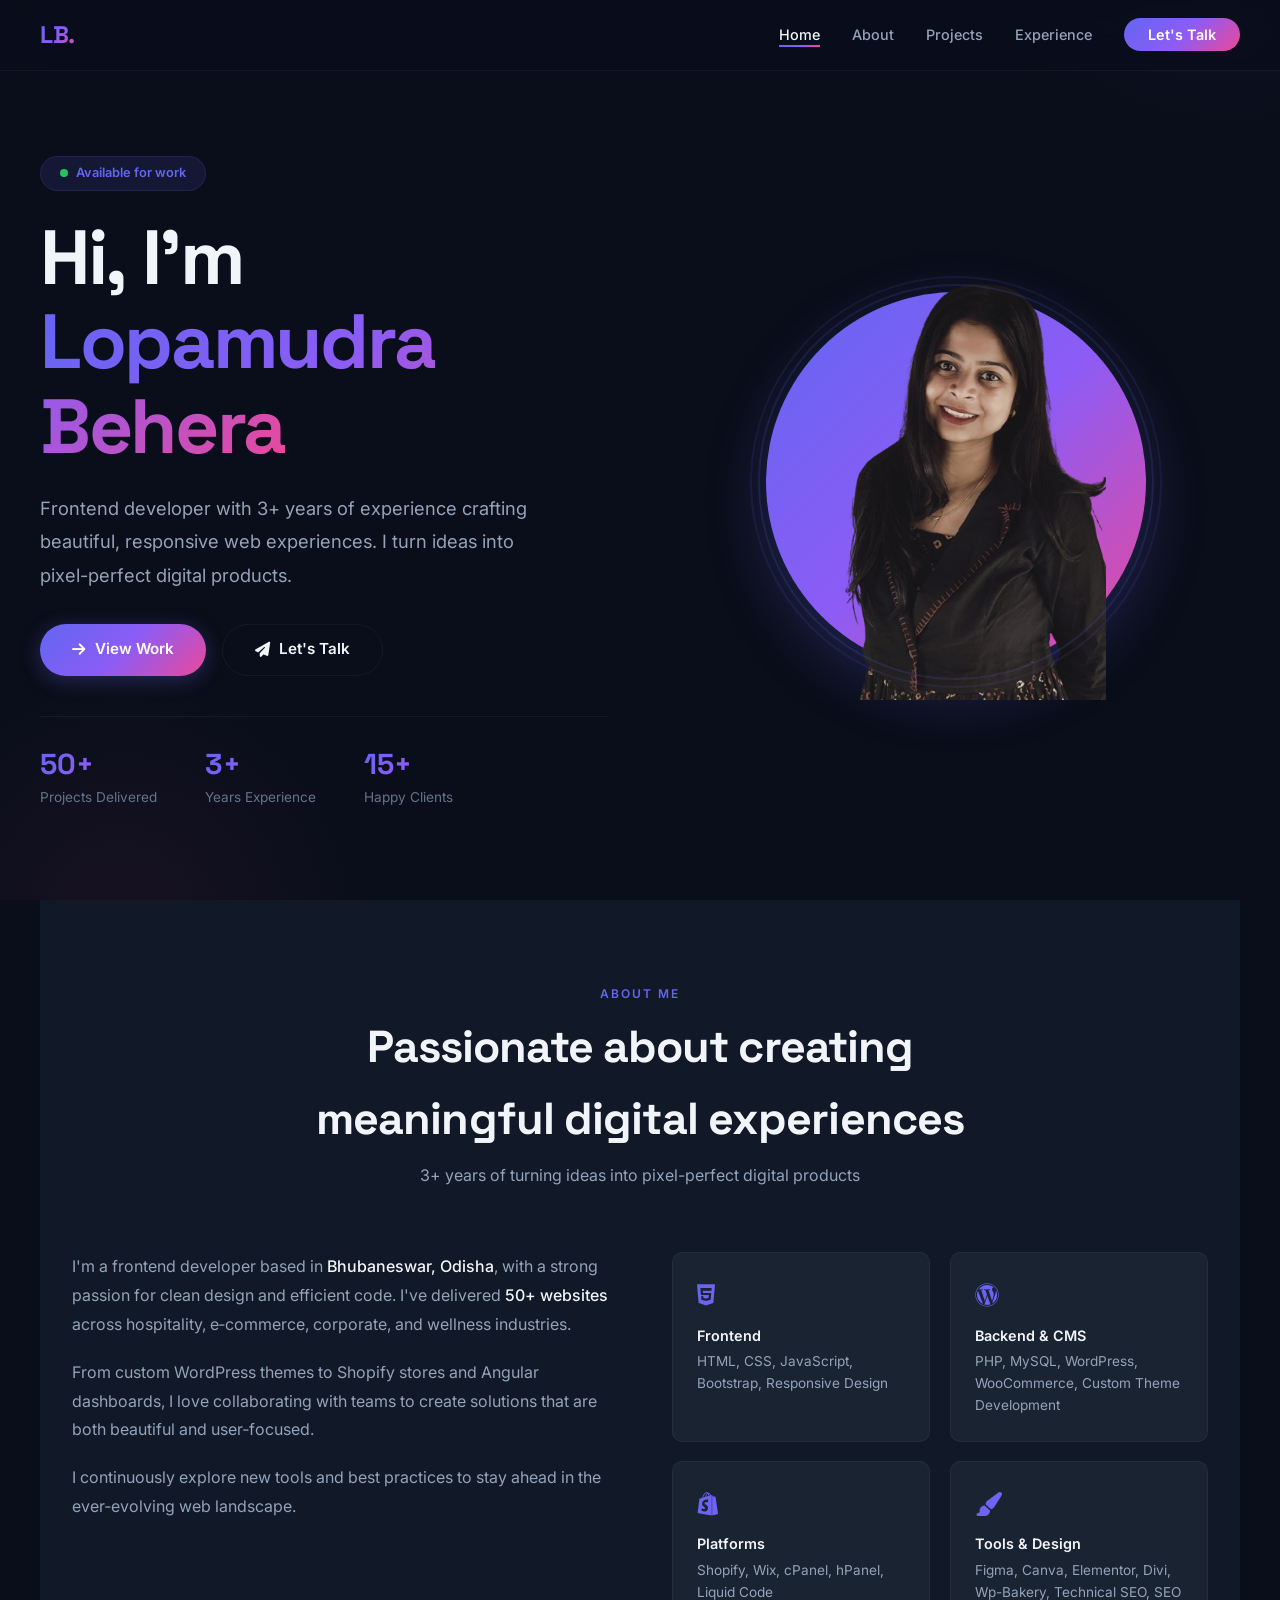
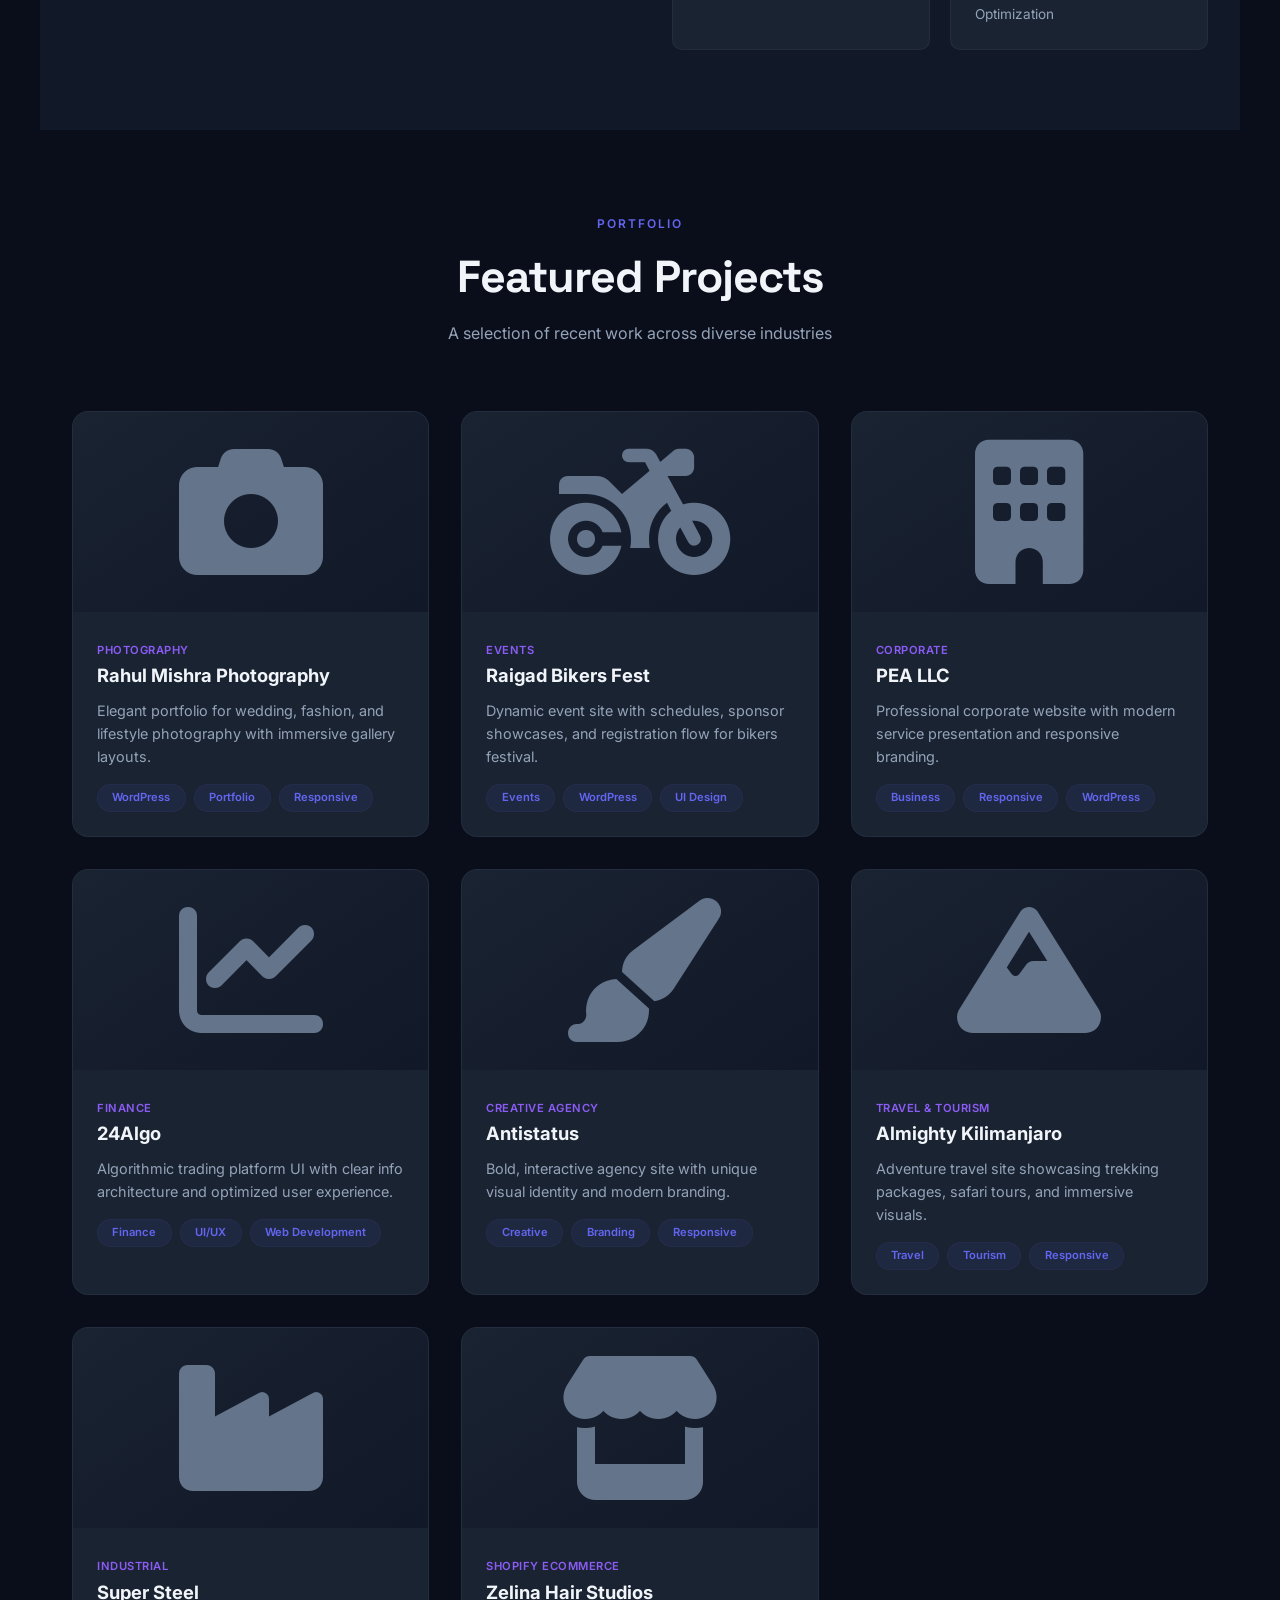
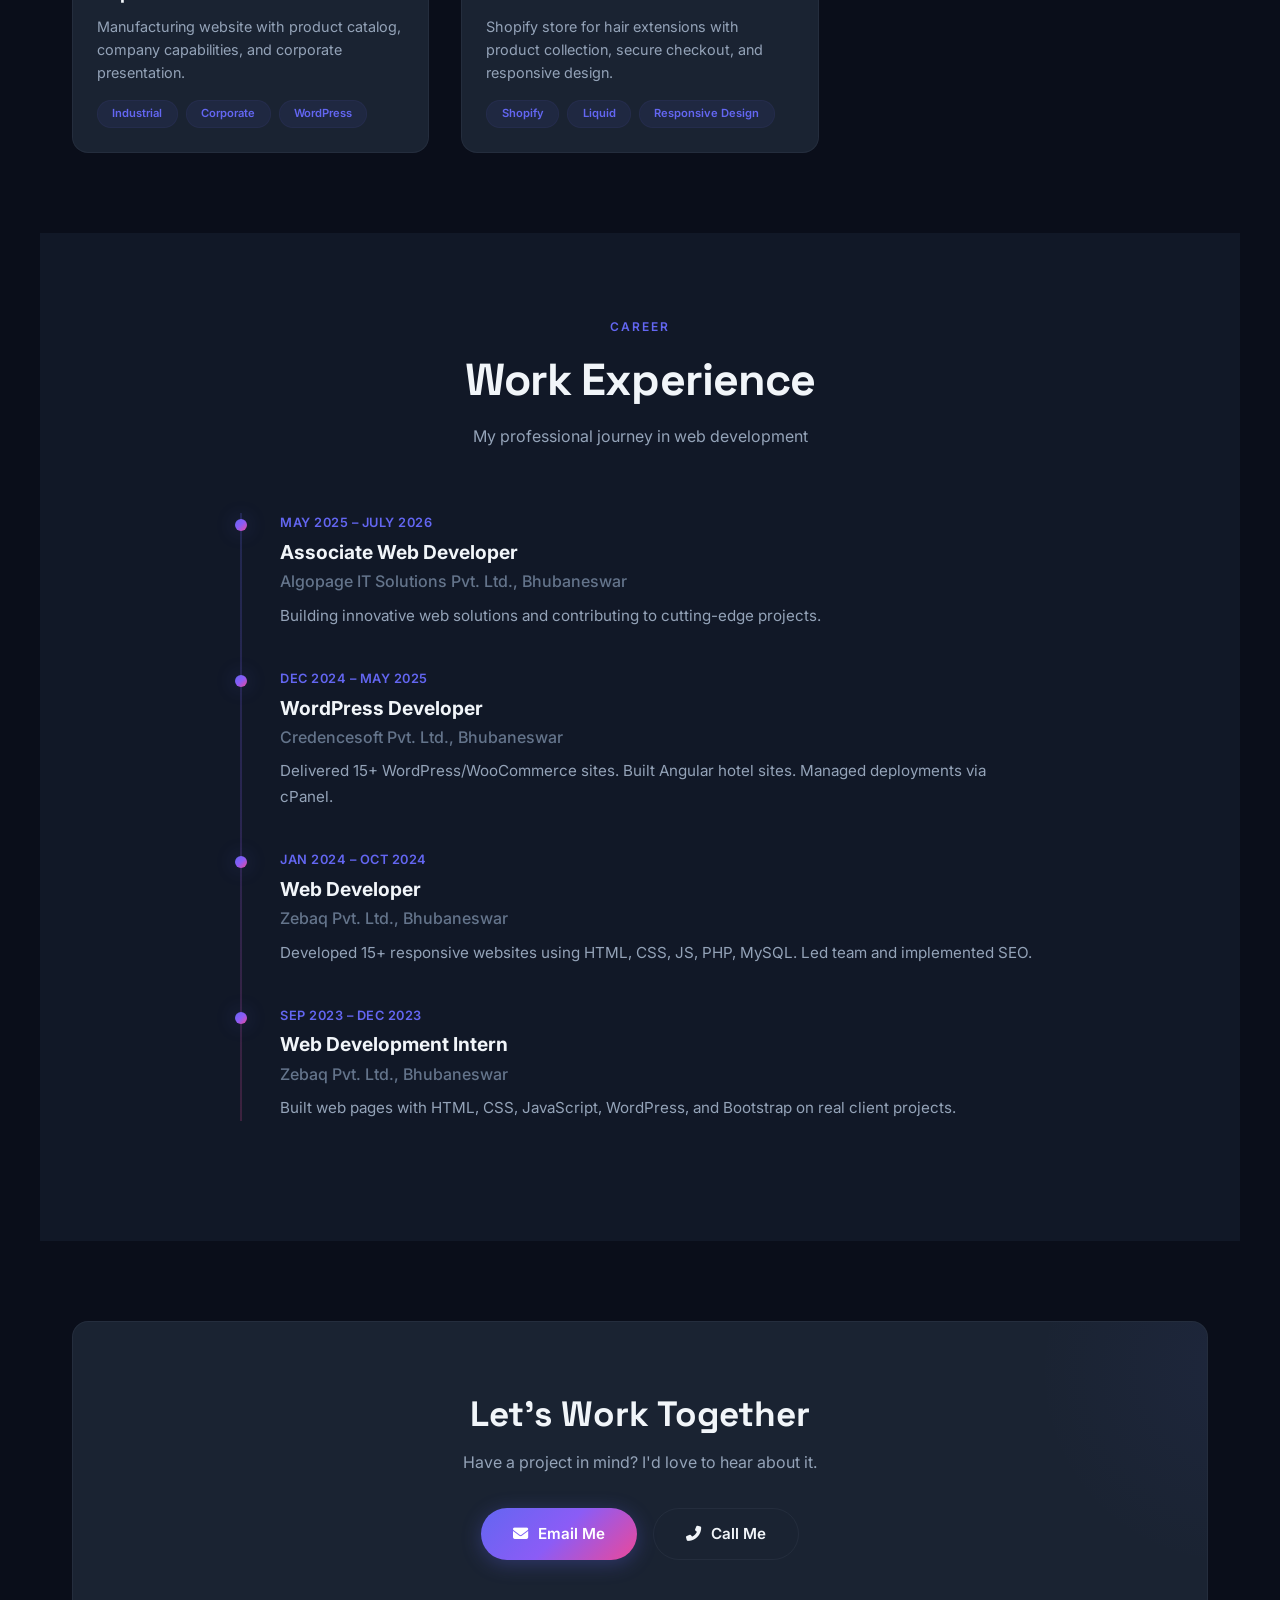
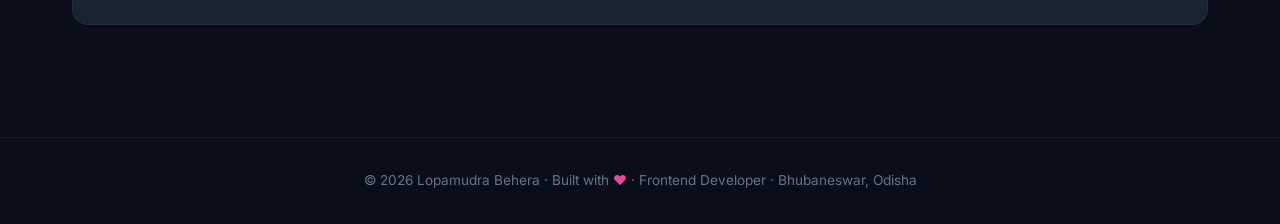
<file: index.html>
<!DOCTYPE html>
<html lang="en">
<head>
    <meta charset="UTF-8" />
    <meta name="viewport" content="width=device-width, initial-scale=1.0" />
    <title>Lopamudra Behera · Frontend Developer</title>
    <!-- Google Fonts -->
    <link rel="preconnect" href="https://fonts.googleapis.com" />
    <link rel="preconnect" href="https://fonts.gstatic.com" crossorigin />
    <link href="https://fonts.googleapis.com/css2?family=Inter:wght@300;400;500;600;700;800;900&family=Space+Grotesk:wght@400;500;600;700&display=swap" rel="stylesheet" />
    <!-- Font Awesome 6 -->
    <link rel="stylesheet" href="https://cdnjs.cloudflare.com/ajax/libs/font-awesome/6.4.0/css/all.min.css" />
    <!-- AOS CSS -->
    <link href="https://unpkg.com/aos@2.3.1/dist/aos.css" rel="stylesheet" />
    <style>
        /* ===== RESET & VARIABLES ===== */
        * {
            margin: 0;
            padding: 0;
            box-sizing: border-box;
        }

        :root {
            --bg-primary: #0a0e1a;
            --bg-secondary: #111827;
            --bg-card: #1a2332;
            --bg-card-hover: #1f2a3d;
            --text-primary: #f1f5f9;
            --text-secondary: #94a3b8;
            --text-muted: #64748b;
            --accent-1: #6366f1;
            --accent-2: #8b5cf6;
            --accent-3: #ec4899;
            --accent-gradient: linear-gradient(135deg, #6366f1 0%, #8b5cf6 50%, #ec4899 100%);
            --border-color: rgba(148, 163, 184, 0.08);
            --shadow-card: 0 8px 32px rgba(0, 0, 0, 0.3);
            --shadow-hover: 0 16px 48px rgba(99, 102, 241, 0.15);
            --radius-card: 16px;
            --radius-sm: 10px;
            --transition: 0.4s cubic-bezier(0.25, 0.46, 0.45, 0.94);
        }

        html {
            scroll-behavior: smooth;
            scroll-padding-top: 80px;
        }

        body {
            font-family: 'Inter', -apple-system, BlinkMacSystemFont, sans-serif;
            background: var(--bg-primary);
            color: var(--text-primary);
            line-height: 1.6;
            -webkit-font-smoothing: antialiased;
            overflow-x: hidden;
        }

        /* ===== SCROLLBAR ===== */
        ::-webkit-scrollbar {
            width: 8px;
        }
        ::-webkit-scrollbar-track {
            background: var(--bg-primary);
        }
        ::-webkit-scrollbar-thumb {
            background: var(--accent-gradient);
            border-radius: 10px;
        }

        /* ===== NAVIGATION ===== */
        .navbar {
            position: fixed;
            top: 0;
            left: 0;
            right: 0;
            z-index: 1000;
            padding: 1rem 2rem;
            background: rgba(10, 14, 26, 0.85);
            backdrop-filter: blur(20px) saturate(180%);
            -webkit-backdrop-filter: blur(20px) saturate(180%);
            border-bottom: 1px solid var(--border-color);
            transition: var(--transition);
        }

        .navbar.scrolled {
            padding: 0.6rem 2rem;
            background: rgba(10, 14, 26, 0.95);
        }

        .nav-container {
            max-width: 1200px;
            margin: 0 auto;
            display: flex;
            justify-content: space-between;
            align-items: center;
        }

        .nav-logo {
            font-family: 'Space Grotesk', sans-serif;
            font-size: 1.5rem;
            font-weight: 700;
            background: var(--accent-gradient);
            -webkit-background-clip: text;
            -webkit-text-fill-color: transparent;
            background-clip: text;
            text-decoration: none;
            letter-spacing: -0.02em;
        }

        .nav-links {
            display: flex;
            gap: 2rem;
            list-style: none;
            align-items: center;
        }

        .nav-links a {
            color: var(--text-secondary);
            text-decoration: none;
            font-weight: 500;
            font-size: 0.9rem;
            transition: var(--transition);
            position: relative;
        }

        .nav-links a::after {
            content: '';
            position: absolute;
            bottom: -4px;
            left: 0;
            width: 0;
            height: 2px;
            background: var(--accent-gradient);
            transition: var(--transition);
        }

        .nav-links a:hover,
        .nav-links a.active {
            color: var(--text-primary);
        }

        .nav-links a:hover::after,
        .nav-links a.active::after {
            width: 100%;
        }

        .nav-cta {
            background: var(--accent-gradient);
            color: white !important;
            padding: 0.5rem 1.5rem;
            border-radius: 50px;
            font-weight: 600 !important;
        }

        .nav-cta::after {
            display: none !important;
        }

        .nav-cta:hover {
            transform: scale(1.05);
            box-shadow: 0 4px 20px rgba(99, 102, 241, 0.3);
        }

        .hamburger {
            display: none;
            flex-direction: column;
            gap: 5px;
            cursor: pointer;
            background: none;
            border: none;
            padding: 5px;
        }

        .hamburger span {
            width: 25px;
            height: 2px;
            background: var(--text-primary);
            transition: var(--transition);
            border-radius: 2px;
        }

        .hamburger.active span:nth-child(1) {
            transform: rotate(45deg) translate(5px, 5px);
        }
        .hamburger.active span:nth-child(2) {
            opacity: 0;
        }
        .hamburger.active span:nth-child(3) {
            transform: rotate(-45deg) translate(5px, -5px);
        }

        /* ===== HERO ===== */
        .hero {
            min-height: 100vh;
            display: flex;
            align-items: center;
            padding: 8rem 2rem 4rem;
            position: relative;
            overflow: hidden;
        }

        .hero::before {
            content: '';
            position: absolute;
            top: -50%;
            right: -20%;
            width: 600px;
            height: 600px;
            background: radial-gradient(circle, rgba(99, 102, 241, 0.08), transparent 70%);
            border-radius: 50%;
            pointer-events: none;
        }

        .hero::after {
            content: '';
            position: absolute;
            bottom: -30%;
            left: -10%;
            width: 500px;
            height: 500px;
            background: radial-gradient(circle, rgba(236, 72, 153, 0.06), transparent 70%);
            border-radius: 50%;
            pointer-events: none;
        }

        .hero-container {
            max-width: 1200px;
            margin: 0 auto;
            display: grid;
            grid-template-columns: 1fr 1fr;
            gap: 4rem;
            align-items: center;
            position: relative;
            z-index: 1;
            width: 100%;
        }

        .hero-content {
            display: flex;
            flex-direction: column;
            gap: 1.5rem;
        }

        .hero-badge {
            display: inline-flex;
            align-items: center;
            gap: 0.5rem;
            background: rgba(99, 102, 241, 0.12);
            color: var(--accent-1);
            padding: 0.4rem 1.2rem;
            border-radius: 50px;
            font-size: 0.8rem;
            font-weight: 600;
            width: fit-content;
            border: 1px solid rgba(99, 102, 241, 0.15);
            animation: pulse-badge 2s ease-in-out infinite;
        }

        @keyframes pulse-badge {
            0%,
            100% {
                box-shadow: 0 0 0 0 rgba(99, 102, 241, 0.2);
            }
            50% {
                box-shadow: 0 0 0 8px rgba(99, 102, 241, 0);
            }
        }

        .hero-badge .dot {
            width: 8px;
            height: 8px;
            border-radius: 50%;
            background: #22c55e;
            animation: pulse-dot 1.5s ease-in-out infinite;
        }

        @keyframes pulse-dot {
            0%,
            100% {
                opacity: 1;
                transform: scale(1);
            }
            50% {
                opacity: 0.5;
                transform: scale(0.8);
            }
        }
        .hero-avatar img {
            height: 435px;
            width: 300px;
            object-fit: cover;
        }
        .hero h1 {
            font-family: 'Space Grotesk', sans-serif;
            font-size: clamp(2.8rem, 6vw, 4.8rem);
            font-weight: 700;
            line-height: 1.1;
            letter-spacing: -0.03em;
        }

        .hero h1 .highlight {
            background: var(--accent-gradient);
            -webkit-background-clip: text;
            -webkit-text-fill-color: transparent;
            background-clip: text;
        }

        .hero p {
            font-size: 1.15rem;
            color: var(--text-secondary);
            max-width: 520px;
            line-height: 1.8;
        }

        .hero-actions {
            display: flex;
            gap: 1rem;
            flex-wrap: wrap;
            margin-top: 0.5rem;
        }

        .btn {
            display: inline-flex;
            align-items: center;
            gap: 0.6rem;
            padding: 0.8rem 2rem;
            border-radius: 50px;
            font-weight: 600;
            font-size: 0.95rem;
            text-decoration: none;
            transition: var(--transition);
            border: none;
            cursor: pointer;
        }

        .btn-primary {
            background: var(--accent-gradient);
            color: white;
            box-shadow: 0 4px 20px rgba(99, 102, 241, 0.3);
        }

        .btn-primary:hover {
            transform: translateY(-3px) scale(1.02);
            box-shadow: 0 8px 30px rgba(99, 102, 241, 0.4);
        }

        .btn-outline {
            background: transparent;
            color: var(--text-primary);
            border: 1px solid var(--border-color);
        }

        .btn-outline:hover {
            border-color: var(--accent-1);
            color: var(--accent-1);
            transform: translateY(-3px);
            background: rgba(99, 102, 241, 0.05);
        }

        .hero-stats {
            display: flex;
            gap: 3rem;
            margin-top: 1rem;
            padding-top: 1.5rem;
            border-top: 1px solid var(--border-color);
        }

        .hero-stats .stat {
            display: flex;
            flex-direction: column;
        }

        .hero-stats .stat .number {
            font-family: 'Space Grotesk', sans-serif;
            font-size: 1.8rem;
            font-weight: 700;
            background: var(--accent-gradient);
            -webkit-background-clip: text;
            -webkit-text-fill-color: transparent;
            background-clip: text;
        }

        .hero-stats .stat .label {
            font-size: 0.85rem;
            color: var(--text-muted);
        }

        /* Hero Image */
        .hero-visual {
            display: flex;
            justify-content: center;
            align-items: center;
            position: relative;
        }

        .hero-avatar {
            width: 380px;
            height: 380px;
            border-radius: 50%;
            background: var(--accent-gradient);
            display: flex;
            align-items: center;
            justify-content: center;
            font-size: 7rem;
            font-weight: 800;
            color: white;
            box-shadow: 0 20px 60px rgba(99, 102, 241, 0.25);
            position: relative;
            animation: float 6s ease-in-out infinite;
        }

        @keyframes float {
            0%,
            100% {
                transform: translateY(0px);
            }
            50% {
                transform: translateY(-20px);
            }
        }

        .hero-avatar .ring {
            position: absolute;
            inset: -8px;
            border-radius: 50%;
            border: 2px solid rgba(99, 102, 241, 0.15);
            animation: spin-ring 20s linear infinite;
        }

        .hero-avatar .ring:nth-child(2) {
            inset: -16px;
            border-color: rgba(139, 92, 246, 0.1);
            animation-duration: 15s;
            animation-direction: reverse;
        }

        @keyframes spin-ring {
            0% {
                transform: rotate(0deg);
            }
            100% {
                transform: rotate(360deg);
            }
        }

        /* ===== FLOATING BADGES - FIXED ===== */
        .floating-badge {
            position: absolute;
            background: var(--bg-card);
            padding: 0.7rem 1.4rem;
            border-radius: 50px;
            border: 1px solid var(--border-color);
            font-size: 0.85rem;
            font-weight: 500;
            color: var(--text-secondary);
            display: flex;
            align-items: center;
            gap: 0.6rem;
            box-shadow: var(--shadow-card);
            animation: float-badge 4s ease-in-out infinite;
            backdrop-filter: blur(10px);
            white-space: nowrap;
            z-index: 2;
        }

        .floating-badge i {
            font-size: 1rem;
        }

        .floating-badge .badge-icon {
            display: inline-flex;
            align-items: center;
            justify-content: center;
            width: 28px;
            height: 28px;
            border-radius: 50%;
            background: rgba(99, 102, 241, 0.15);
            color: var(--accent-1);
        }

        .floating-badge .badge-icon.pink {
            background: rgba(236, 72, 153, 0.15);
            color: var(--accent-3);
        }

        .floating-badge:nth-child(3) {
            top: 5%;
            right: -5%;
            animation-delay: 0s;
        }

        .floating-badge:nth-child(4) {
            bottom: 10%;
            left: -5%;
            animation-delay: 1.5s;
        }

        @keyframes float-badge {
            0%,
            100% {
                transform: translateY(0px);
            }
            50% {
                transform: translateY(-10px);
            }
        }

        /* ===== SECTION ===== */
        .section {
            padding: 5rem 2rem;
            max-width: 1200px;
            margin: 0 auto;
        }

        .section-header {
            text-align: center;
            margin-bottom: 4rem;
        }

        .section-header .label {
            display: inline-block;
            font-size: 0.75rem;
            font-weight: 600;
            text-transform: uppercase;
            letter-spacing: 2px;
            color: var(--accent-1);
            margin-bottom: 0.5rem;
        }

        .section-header h2 {
            font-family: 'Space Grotesk', sans-serif;
            font-size: clamp(2rem, 4vw, 2.8rem);
            font-weight: 700;
            letter-spacing: -0.02em;
        }

        .section-header p {
            color: var(--text-secondary);
            max-width: 500px;
            margin: 0.5rem auto 0;
        }

        /* ===== ABOUT ===== */
        .about-grid {
            display: grid;
            grid-template-columns: 1fr 1fr;
            gap: 4rem;
            align-items: start;
        }

        .about-text p {
            color: var(--text-secondary);
            margin-bottom: 1.2rem;
            font-size: 1rem;
            line-height: 1.8;
        }

        .about-text .highlight-text {
            color: var(--text-primary);
            font-weight: 500;
        }

        .skill-grid {
            display: grid;
            grid-template-columns: 1fr 1fr;
            gap: 1.2rem;
        }

        .skill-card {
            background: var(--bg-card);
            padding: 1.5rem;
            border-radius: var(--radius-sm);
            border: 1px solid var(--border-color);
            transition: var(--transition);
            cursor: default;
        }

        .skill-card:hover {
            transform: translateY(-4px);
            border-color: var(--accent-1);
            background: var(--bg-card-hover);
            box-shadow: var(--shadow-hover);
        }

        .skill-card .icon {
            font-size: 1.5rem;
            margin-bottom: 0.5rem;
            background: var(--accent-gradient);
            -webkit-background-clip: text;
            -webkit-text-fill-color: transparent;
            background-clip: text;
        }

        .skill-card h4 {
            font-size: 0.9rem;
            font-weight: 600;
            margin-bottom: 0.3rem;
        }

        .skill-card p {
            font-size: 0.85rem;
            color: var(--text-secondary);
        }

        /* ===== PROJECTS ===== */
        .project-grid {
            display: grid;
            grid-template-columns: repeat(auto-fill, minmax(340px, 1fr));
            gap: 2rem;
        }

        .project-card {
            background: var(--bg-card);
            border-radius: var(--radius-card);
            overflow: hidden;
            border: 1px solid var(--border-color);
            transition: var(--transition);
            group: true;
        }

        .project-card:hover {
            transform: translateY(-8px);
            border-color: var(--accent-1);
            box-shadow: var(--shadow-hover);
        }

        .project-thumb {
            height: 200px;
            background: linear-gradient(145deg, #1a2332, #111827);
            display: flex;
            align-items: center;
            justify-content: center;
            font-size: 3rem;
            position: relative;
            overflow: hidden;
        }

        .project-thumb .overlay {
            position: absolute;
            inset: 0;
            background: var(--accent-gradient);
            opacity: 0;
            transition: var(--transition);
            display: flex;
            align-items: center;
            justify-content: center;
        }

        .project-card:hover .overlay {
            opacity: 0.15;
        }

        .project-thumb i {
            color: var(--text-muted);
            transition: var(--transition);
        }

        .project-card:hover .project-thumb i {
            transform: scale(1.1);
            color: var(--text-primary);
        }

        .project-body {
            padding: 1.5rem;
        }

        .project-category {
            font-size: 0.7rem;
            font-weight: 600;
            text-transform: uppercase;
            letter-spacing: 0.5px;
            color: var(--accent-2);
            margin-bottom: 0.3rem;
        }

        .project-title {
            font-size: 1.15rem;
            font-weight: 700;
            margin-bottom: 0.5rem;
        }

        .project-title a {
            color: var(--text-primary);
            text-decoration: none;
            transition: var(--transition);
        }

        .project-title a:hover {
            color: var(--accent-1);
        }

        .project-desc {
            color: var(--text-secondary);
            font-size: 0.9rem;
            line-height: 1.6;
            margin-bottom: 1rem;
        }

        .tech-tags {
            display: flex;
            flex-wrap: wrap;
            gap: 0.5rem;
        }

        .tech-tag {
            background: rgba(99, 102, 241, 0.08);
            color: var(--accent-1);
            font-size: 0.7rem;
            font-weight: 600;
            padding: 0.25rem 0.9rem;
            border-radius: 50px;
            border: 1px solid rgba(99, 102, 241, 0.06);
        }

        /* ===== EXPERIENCE ===== */
        .timeline {
            max-width: 800px;
            margin: 0 auto;
            position: relative;
        }

        .timeline::before {
            content: '';
            position: absolute;
            left: 0;
            top: 0;
            bottom: 0;
            width: 2px;
            background: var(--accent-gradient);
            opacity: 0.2;
        }

        .timeline-item {
            padding-left: 2.5rem;
            position: relative;
            margin-bottom: 2.5rem;
        }

        .timeline-item::before {
            content: '';
            position: absolute;
            left: -5px;
            top: 6px;
            width: 12px;
            height: 12px;
            border-radius: 50%;
            background: var(--accent-gradient);
            box-shadow: 0 0 20px rgba(99, 102, 241, 0.3);
        }

        .timeline-item:hover::before {
            transform: scale(1.3);
            transition: var(--transition);
        }

        .timeline-date {
            font-weight: 600;
            color: var(--accent-1);
            font-size: 0.8rem;
            text-transform: uppercase;
            letter-spacing: 0.5px;
        }

        .timeline-title {
            font-size: 1.2rem;
            font-weight: 700;
            margin: 0.2rem 0 0.1rem;
        }

        .timeline-company {
            color: var(--text-muted);
            font-weight: 500;
            margin-bottom: 0.5rem;
        }

        .timeline-desc {
            color: var(--text-secondary);
            line-height: 1.7;
            font-size: 0.95rem;
        }

        /* ===== CONTACT ===== */
        .contact-section {
            background: var(--bg-card);
            border-radius: var(--radius-card);
            padding: 4rem 3rem;
            border: 1px solid var(--border-color);
            text-align: center;
            position: relative;
            overflow: hidden;
        }

        .contact-section::before {
            content: '';
            position: absolute;
            top: -50%;
            right: -20%;
            width: 400px;
            height: 400px;
            background: radial-gradient(circle, rgba(99, 102, 241, 0.05), transparent 70%);
            border-radius: 50%;
        }

        .contact-section h2 {
            font-family: 'Space Grotesk', sans-serif;
            font-size: 2.2rem;
            font-weight: 700;
            margin-bottom: 0.5rem;
            position: relative;
        }

        .contact-section p {
            color: var(--text-secondary);
            max-width: 420px;
            margin: 0 auto 2rem;
            position: relative;
        }

        .contact-buttons {
            display: flex;
            justify-content: center;
            gap: 1rem;
            flex-wrap: wrap;
            position: relative;
        }

        /* ===== FOOTER ===== */
        .footer {
            text-align: center;
            padding: 2rem;
            color: var(--text-muted);
            font-size: 0.85rem;
            border-top: 1px solid var(--border-color);
            margin-top: 2rem;
        }

        .footer .heart {
            color: #ec4899;
        }

        /* ===== RESPONSIVE ===== */
        @media (max-width: 1024px) {
            .hero-container {
                grid-template-columns: 1fr;
                text-align: center;
            }
            .hero-content {
                align-items: center;
            }
            .hero p {
                max-width: 100%;
            }
            .hero-stats {
                justify-content: center;
            }
            .hero-avatar {
                width: 280px;
                height: 280px;
                font-size: 5rem;
            }
            .floating-badge {
                display: none !important;
            }
        }

        @media (max-width: 768px) {
            .nav-links {
                display: none;
                flex-direction: column;
                gap: 1.5rem;
                position: absolute;
                top: 100%;
                left: 0;
                right: 0;
                background: var(--bg-primary);
                padding: 2rem;
                border-bottom: 1px solid var(--border-color);
            }
            .nav-links.open {
                display: flex;
            }
            .hamburger {
                display: flex;
            }
            .about-grid {
                grid-template-columns: 1fr;
                gap: 2rem;
            }
            .skill-grid {
                grid-template-columns: 1fr 1fr;
            }
            .project-grid {
                grid-template-columns: 1fr;
            }
            .hero {
                padding: 6rem 1.5rem 3rem;
            }
            .hero-avatar {
                width: 200px;
                height: 200px;
                font-size: 3.5rem;
            }
            .hero-stats {
                gap: 2rem;
            }
            .floating-badge {
                display: none !important;
            }
            .contact-section {
                padding: 2.5rem 1.5rem;
            }
            .section {
                padding: 3rem 1.5rem;
            }
            .timeline-item {
                padding-left: 2rem;
            }
        }

        @media (max-width: 480px) {
            .skill-grid {
                grid-template-columns: 1fr;
            }
            .hero h1 {
                font-size: 2.2rem;
            }
            .hero-stats {
                flex-direction: column;
                gap: 0.8rem;
                align-items: center;
            }
            .hero-stats .stat {
                align-items: center;
            }
        }
    </style>
</head>
<body>

    <!-- ===== NAVIGATION ===== -->
    <nav class="navbar" id="navbar">
        <div class="nav-container">
            <a href="#hero" class="nav-logo">LB.</a>
            <ul class="nav-links" id="navLinks">
                <li><a href="#hero" class="active">Home</a></li>
                <li><a href="#about">About</a></li>
                <li><a href="#projects">Projects</a></li>
                <li><a href="#experience">Experience</a></li>
                <li><a href="#contact" class="nav-cta">Let's Talk</a></li>
            </ul>
            <button class="hamburger" id="hamburger" aria-label="Toggle navigation">
                <span></span>
                <span></span>
                <span></span>
            </button>
        </div>
    </nav>

    <!-- ===== HERO ===== -->
    <section class="hero" id="hero">
        <div class="hero-container">
            <div class="hero-content" data-aos="fade-right" data-aos-duration="800">
                <div class="hero-badge">
                    <span class="dot"></span>
                    Available for work
                </div>
                <h1>
                    Hi, I'm <br />
                    <span class="highlight">Lopamudra Behera</span>
                </h1>
                <p>
                    Frontend developer with 3+ years of experience crafting beautiful,
                    responsive web experiences. I turn ideas into pixel-perfect digital products.
                </p>
                <div class="hero-actions">
                    <a href="#projects" class="btn btn-primary">
                        <i class="fas fa-arrow-right"></i> View Work
                    </a>
                    <a href="#contact" class="btn btn-outline">
                        <i class="fas fa-paper-plane"></i> Let's Talk
                    </a>
                </div>
                <div class="hero-stats">
                    <div class="stat">
                        <span class="number">50+</span>
                        <span class="label">Projects Delivered</span>
                    </div>
                    <div class="stat">
                        <span class="number">3+</span>
                        <span class="label">Years Experience</span>
                    </div>
                    <div class="stat">
                        <span class="number">15+</span>
                        <span class="label">Happy Clients</span>
                    </div>
                </div>
            </div>
            <div class="hero-visual" data-aos="fade-left" data-aos-duration="800">
                <div class="hero-avatar">
                    <img src="/assets/img/profile-img.png">
                    <div class="ring"></div>
                    <div class="ring"></div>
                </div>
            </div>
        </div>
    </section>

    <!-- ===== ABOUT ===== -->
    <section class="section" id="about" style="background:var(--bg-secondary); border-radius:0;">
        <div class="section-header" data-aos="fade-up">
            <span class="label">About Me</span>
            <h2>Passionate about creating <br />meaningful digital experiences</h2>
            <p>3+ years of turning ideas into pixel-perfect digital products</p>
        </div>
        <div class="about-grid">
            <div class="about-text" data-aos="fade-right" data-aos-delay="100">
                <p>
                    I'm a frontend developer based in <span class="highlight-text">Bhubaneswar, Odisha</span>,
                    with a strong passion for clean design and efficient code.
                    I've delivered <span class="highlight-text">50+ websites</span> across hospitality,
                    e‑commerce, corporate, and wellness industries.
                </p>
                <p>
                    From custom WordPress themes to Shopify stores and Angular dashboards,
                    I love collaborating with teams to create solutions that are both
                    beautiful and user‑focused.
                </p>
                <p>
                    I continuously explore new tools and best practices to stay ahead
                    in the ever‑evolving web landscape.
                </p>
            </div>
            <div class="skill-grid" data-aos="fade-left" data-aos-delay="150">
                <div class="skill-card">
                    <div class="icon"><i class="fab fa-html5"></i></div>
                    <h4>Frontend</h4>
                    <p>HTML, CSS, JavaScript, Bootstrap, Responsive Design</p>
                </div>
                <div class="skill-card">
                    <div class="icon"><i class="fab fa-wordpress"></i></div>
                    <h4>Backend & CMS</h4>
                    <p>PHP, MySQL, WordPress, WooCommerce, Custom Theme Development</p>
                </div>
                <div class="skill-card">
                    <div class="icon"><i class="fab fa-shopify"></i></div>
                    <h4>Platforms</h4>
                    <p>Shopify, Wix, cPanel, hPanel, Liquid Code</p>
                </div>
                <div class="skill-card">
                    <div class="icon"><i class="fas fa-paint-brush"></i></div>
                    <h4>Tools & Design</h4>
                    <p>Figma, Canva, Elementor, Divi, Wp-Bakery, Technical SEO, SEO Optimization</p>
                </div>
            </div>
        </div>
    </section>

    <!-- ===== PROJECTS ===== -->
    <section class="section" id="projects">
        <div class="section-header" data-aos="fade-up">
            <span class="label">Portfolio</span>
            <h2>Featured Projects</h2>
            <p>A selection of recent work across diverse industries</p>
        </div>
        <div class="project-grid">
            <!-- Project 1 -->
            <div class="project-card" data-aos="fade-up" data-aos-delay="50">
                <div class="project-thumb">
                    <i class="fas fa-camera fa-3x"></i>
                    <div class="overlay"></div>
                </div>
                <div class="project-body">
                    <span class="project-category">Photography</span>
                    <div class="project-title">
                        <a href="https://www.rahulmishraphotography.com/" target="_blank">Rahul Mishra Photography</a>
                    </div>
                    <p class="project-desc">Elegant portfolio for wedding, fashion, and lifestyle photography with immersive gallery layouts.</p>
                    <div class="tech-tags">
                        <span class="tech-tag">WordPress</span>
                        <span class="tech-tag">Portfolio</span>
                        <span class="tech-tag">Responsive</span>
                    </div>
                </div>
            </div>

            <!-- Project 2 -->
            <div class="project-card" data-aos="fade-up" data-aos-delay="100">
                <div class="project-thumb">
                    <i class="fas fa-motorcycle fa-3x"></i>
                    <div class="overlay"></div>
                </div>
                <div class="project-body">
                    <span class="project-category">Events</span>
                    <div class="project-title">
                        <a href="https://raigadbikersfest.com/" target="_blank">Raigad Bikers Fest</a>
                    </div>
                    <p class="project-desc">Dynamic event site with schedules, sponsor showcases, and registration flow for bikers festival.</p>
                    <div class="tech-tags">
                        <span class="tech-tag">Events</span>
                        <span class="tech-tag">WordPress</span>
                        <span class="tech-tag">UI Design</span>
                    </div>
                </div>
            </div>

            <!-- Project 3 -->
            <div class="project-card" data-aos="fade-up" data-aos-delay="150">
                <div class="project-thumb">
                    <i class="fas fa-building fa-3x"></i>
                    <div class="overlay"></div>
                </div>
                <div class="project-body">
                    <span class="project-category">Corporate</span>
                    <div class="project-title">
                        <a href="https://peallc.com/" target="_blank">PEA LLC</a>
                    </div>
                    <p class="project-desc">Professional corporate website with modern service presentation and responsive branding.</p>
                    <div class="tech-tags">
                        <span class="tech-tag">Business</span>
                        <span class="tech-tag">Responsive</span>
                        <span class="tech-tag">WordPress</span>
                    </div>
                </div>
            </div>

            <!-- Project 4 -->
            <div class="project-card" data-aos="fade-up" data-aos-delay="50">
                <div class="project-thumb">
                    <i class="fas fa-chart-line fa-3x"></i>
                    <div class="overlay"></div>
                </div>
                <div class="project-body">
                    <span class="project-category">Finance</span>
                    <div class="project-title">
                        <a href="https://24algo.us/" target="_blank">24Algo</a>
                    </div>
                    <p class="project-desc">Algorithmic trading platform UI with clear info architecture and optimized user experience.</p>
                    <div class="tech-tags">
                        <span class="tech-tag">Finance</span>
                        <span class="tech-tag">UI/UX</span>
                        <span class="tech-tag">Web Development</span>
                    </div>
                </div>
            </div>

            <!-- Project 5 -->
            <div class="project-card" data-aos="fade-up" data-aos-delay="100">
                <div class="project-thumb">
                    <i class="fas fa-paint-brush fa-3x"></i>
                    <div class="overlay"></div>
                </div>
                <div class="project-body">
                    <span class="project-category">Creative Agency</span>
                    <div class="project-title">
                        <a href="https://antistatus.it/" target="_blank">Antistatus</a>
                    </div>
                    <p class="project-desc">Bold, interactive agency site with unique visual identity and modern branding.</p>
                    <div class="tech-tags">
                        <span class="tech-tag">Creative</span>
                        <span class="tech-tag">Branding</span>
                        <span class="tech-tag">Responsive</span>
                    </div>
                </div>
            </div>

            <!-- Project 6 -->
            <div class="project-card" data-aos="fade-up" data-aos-delay="150">
                <div class="project-thumb">
                    <i class="fas fa-mountain fa-3x"></i>
                    <div class="overlay"></div>
                </div>
                <div class="project-body">
                    <span class="project-category">Travel & Tourism</span>
                    <div class="project-title">
                        <a href="https://www.almightykilimanjaro.co.tz/" target="_blank">Almighty Kilimanjaro</a>
                    </div>
                    <p class="project-desc">Adventure travel site showcasing trekking packages, safari tours, and immersive visuals.</p>
                    <div class="tech-tags">
                        <span class="tech-tag">Travel</span>
                        <span class="tech-tag">Tourism</span>
                        <span class="tech-tag">Responsive</span>
                    </div>
                </div>
            </div>

            <!-- Project 7 -->
            <div class="project-card" data-aos="fade-up" data-aos-delay="50">
                <div class="project-thumb">
                    <i class="fas fa-industry fa-3x"></i>
                    <div class="overlay"></div>
                </div>
                <div class="project-body">
                    <span class="project-category">Industrial</span>
                    <div class="project-title">
                        <a href="https://www.supersteel.in/" target="_blank">Super Steel</a>
                    </div>
                    <p class="project-desc">Manufacturing website with product catalog, company capabilities, and corporate presentation.</p>
                    <div class="tech-tags">
                        <span class="tech-tag">Industrial</span>
                        <span class="tech-tag">Corporate</span>
                        <span class="tech-tag">WordPress</span>
                    </div>
                </div>
            </div>

            <!-- Project 8 -->
            <div class="project-card" data-aos="fade-up" data-aos-delay="100">
                <div class="project-thumb">
                    <i class="fas fa-store fa-3x"></i>
                    <div class="overlay"></div>
                </div>
                <div class="project-body">
                    <span class="project-category">Shopify eCommerce</span>
                    <div class="project-title">
                        <a href="https://zelinastudios.com/en" target="_blank">Zelina Hair Studios</a>
                    </div>
                    <p class="project-desc">Shopify store for hair extensions with product collection, secure checkout, and responsive design.</p>
                    <div class="tech-tags">
                        <span class="tech-tag">Shopify</span>
                        <span class="tech-tag">Liquid</span>
                        <span class="tech-tag">Responsive Design</span>
                    </div>
                </div>
            </div>
        </div>
    </section>

    <!-- ===== EXPERIENCE ===== -->
    <section class="section" id="experience" style="background:var(--bg-secondary); border-radius:0;">
        <div class="section-header" data-aos="fade-up">
            <span class="label">Career</span>
            <h2>Work Experience</h2>
            <p>My professional journey in web development</p>
        </div>
        <div class="timeline">
            <div class="timeline-item" data-aos="fade-up" data-aos-delay="50">
                <div class="timeline-date">May 2025 – July 2026</div>
                <div class="timeline-title">Associate Web Developer</div>
                <div class="timeline-company">Algopage IT Solutions Pvt. Ltd., Bhubaneswar</div>
                <div class="timeline-desc">Building innovative web solutions and contributing to cutting-edge projects.</div>
            </div>

            <div class="timeline-item" data-aos="fade-up" data-aos-delay="100">
                <div class="timeline-date">Dec 2024 – May 2025</div>
                <div class="timeline-title">WordPress Developer</div>
                <div class="timeline-company">Credencesoft Pvt. Ltd., Bhubaneswar</div>
                <div class="timeline-desc">Delivered 15+ WordPress/WooCommerce sites. Built Angular hotel sites. Managed deployments via cPanel.</div>
            </div>

            <div class="timeline-item" data-aos="fade-up" data-aos-delay="150">
                <div class="timeline-date">Jan 2024 – Oct 2024</div>
                <div class="timeline-title">Web Developer</div>
                <div class="timeline-company">Zebaq Pvt. Ltd., Bhubaneswar</div>
                <div class="timeline-desc">Developed 15+ responsive websites using HTML, CSS, JS, PHP, MySQL. Led team and implemented SEO.</div>
            </div>

            <div class="timeline-item" data-aos="fade-up" data-aos-delay="200">
                <div class="timeline-date">Sep 2023 – Dec 2023</div>
                <div class="timeline-title">Web Development Intern</div>
                <div class="timeline-company">Zebaq Pvt. Ltd., Bhubaneswar</div>
                <div class="timeline-desc">Built web pages with HTML, CSS, JavaScript, WordPress, and Bootstrap on real client projects.</div>
            </div>
        </div>
    </section>

    <!-- ===== CONTACT ===== -->
    <section class="section" id="contact">
        <div class="contact-section" data-aos="fade-up" data-aos-delay="50">
            <h2>Let's Work Together</h2>
            <p>Have a project in mind? I'd love to hear about it.</p>
            <div class="contact-buttons">
                <a href="mailto:lopamudra699@gmail.com" class="btn btn-primary">
                    <i class="fas fa-envelope"></i> Email Me
                </a>
                <a href="tel:+918280760699" class="btn btn-outline">
                    <i class="fas fa-phone-alt"></i> Call Me
                </a>
            </div>
        </div>
    </section>

    <!-- ===== FOOTER ===== -->
    <footer class="footer">
        <p>
            &copy; 2026 Lopamudra Behera · Built with <span class="heart">❤</span> · Frontend Developer · Bhubaneswar, Odisha
        </p>
    </footer>

    <!-- ===== SCRIPTS ===== -->
    <script src="https://unpkg.com/aos@2.3.1/dist/aos.js"></script>
    <script>
        // Initialize AOS
        AOS.init({
            duration: 700,
            easing: 'ease-out-cubic',
            once: true,
            offset: 30,
        });

        // Navbar scroll effect
        const navbar = document.getElementById('navbar');
        window.addEventListener('scroll', () => {
            if (window.scrollY > 50) {
                navbar.classList.add('scrolled');
            } else {
                navbar.classList.remove('scrolled');
            }
        });

        // Hamburger menu
        const hamburger = document.getElementById('hamburger');
        const navLinks = document.getElementById('navLinks');

        hamburger.addEventListener('click', () => {
            hamburger.classList.toggle('active');
            navLinks.classList.toggle('open');
        });

        // Close menu on link click (mobile)
        document.querySelectorAll('.nav-links a').forEach(link => {
            link.addEventListener('click', () => {
                hamburger.classList.remove('active');
                navLinks.classList.remove('open');
            });
        });

        // Active nav link on scroll
        const sections = document.querySelectorAll('section[id]');
        const navLinkItems = document.querySelectorAll('.nav-links a:not(.nav-cta)');

        window.addEventListener('scroll', () => {
            let current = '';
            sections.forEach(section => {
                const sectionTop = section.offsetTop - 100;
                if (window.scrollY >= sectionTop) {
                    current = section.getAttribute('id');
                }
            });
            navLinkItems.forEach(link => {
                link.classList.remove('active');
                if (link.getAttribute('href') === '#' + current) {
                    link.classList.add('active');
                }
            });
        });
    </script>
</body>
</html>
</file>
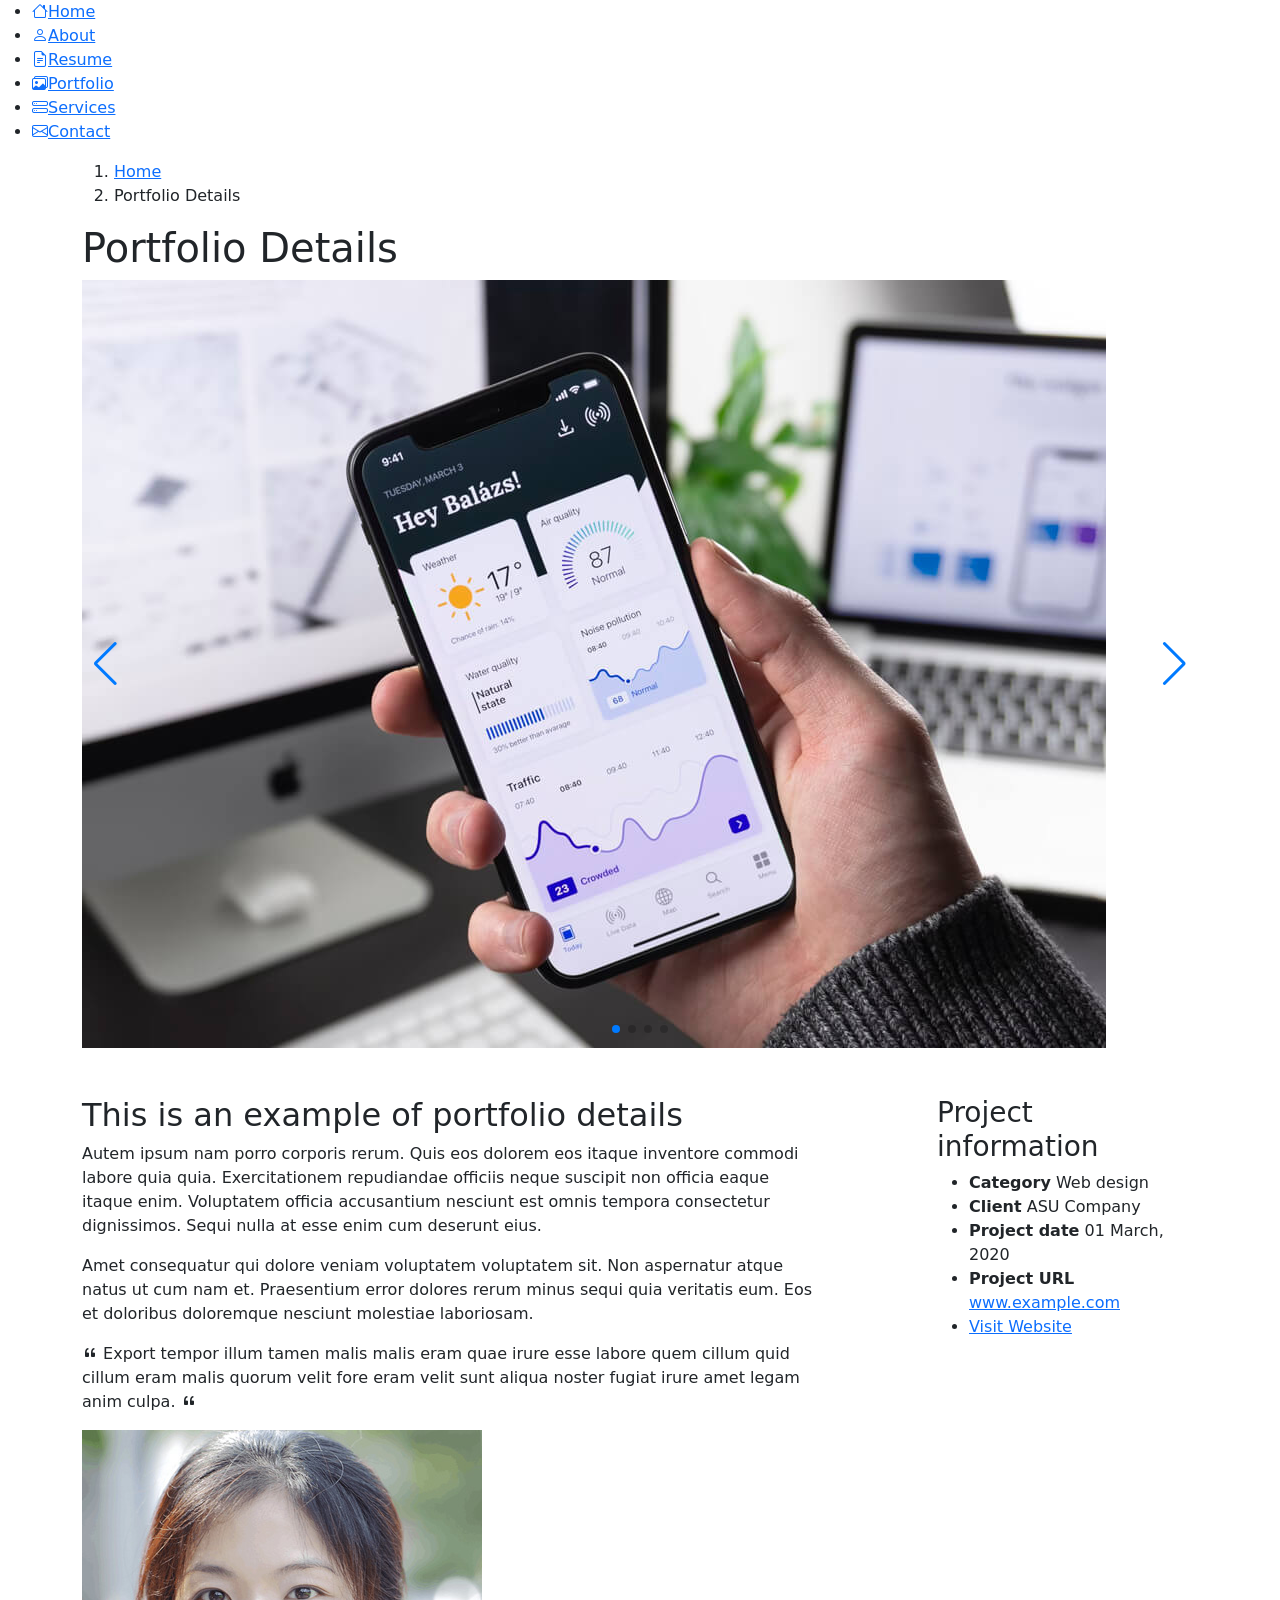
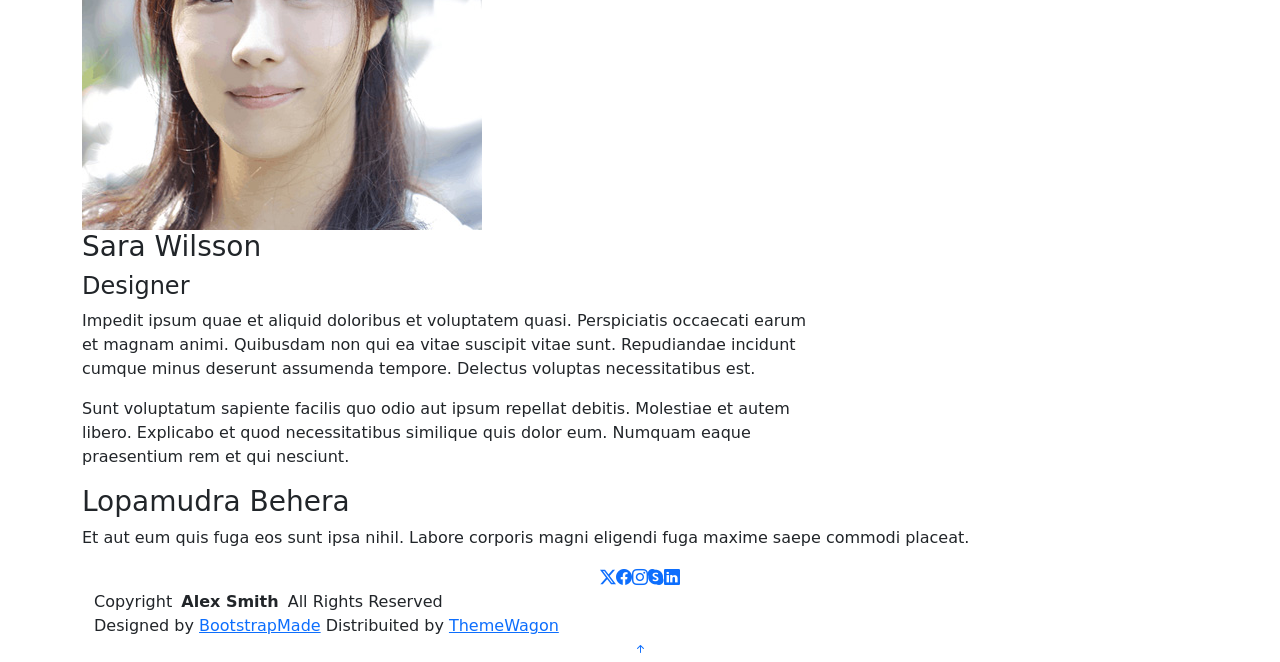
<file: portfolio-details.html>
<!DOCTYPE html>
<html lang="en">

<head>
  <meta charset="utf-8">
  <meta content="width=device-width, initial-scale=1.0" name="viewport">
  <title>Portfolio Details - MyResume Bootstrap Template</title>
  <meta content="" name="description">
  <meta content="" name="keywords">

  <!-- Favicons -->
  <link href="assets/img/favicon.png" rel="icon">
  <link href="assets/img/apple-touch-icon.png" rel="apple-touch-icon">

  <!-- Fonts -->
  <link href="https://fonts.googleapis.com" rel="preconnect">
  <link href="https://fonts.gstatic.com" rel="preconnect" crossorigin>
  <link href="https://fonts.googleapis.com/css2?family=Roboto:ital,wght@0,100;0,300;0,400;0,500;0,700;0,900;1,100;1,300;1,400;1,500;1,700;1,900&family=Poppins:ital,wght@0,100;0,200;0,300;0,400;0,500;0,600;0,700;0,800;0,900;1,100;1,200;1,300;1,400;1,500;1,600;1,700;1,800;1,900&family=Raleway:ital,wght@0,100;0,200;0,300;0,400;0,500;0,600;0,700;0,800;0,900;1,100;1,200;1,300;1,400;1,500;1,600;1,700;1,800;1,900&display=swap" rel="stylesheet">

  <!-- Vendor CSS Files -->
  <link href="assets/vendor/bootstrap/css/bootstrap.min.css" rel="stylesheet">
  <link href="assets/vendor/bootstrap-icons/bootstrap-icons.css" rel="stylesheet">
  <link href="assets/vendor/aos/aos.css" rel="stylesheet">
  <link href="assets/vendor/glightbox/css/glightbox.min.css" rel="stylesheet">
  <link href="assets/vendor/swiper/swiper-bundle.min.css" rel="stylesheet">

  <!-- Main CSS File -->
  <link href="assets/css/main.css" rel="stylesheet">

  <!-- =======================================================
  * Template Name: MyResume
  * Template URL: https://bootstrapmade.com/free-html-bootstrap-template-my-resume/
  * Updated: Jun 29 2024 with Bootstrap v5.3.3
  * Author: BootstrapMade.com
  * License: https://bootstrapmade.com/license/
  ======================================================== -->
</head>

<body class="portfolio-details-page">

  <header id="header" class="header d-flex flex-column justify-content-center">

    <i class="header-toggle d-xl-none bi bi-list"></i>

    <nav id="navmenu" class="navmenu">
      <ul>
        <li><a href="#hero"><i class="bi bi-house navicon"></i><span>Home</span></a></li>
        <li><a href="#about"><i class="bi bi-person navicon"></i><span>About</span></a></li>
        <li><a href="#resume"><i class="bi bi-file-earmark-text navicon"></i><span>Resume</span></a></li>
        <li><a href="#portfolio"><i class="bi bi-images navicon"></i><span>Portfolio</span></a></li>
        <li><a href="#services"><i class="bi bi-hdd-stack navicon"></i><span>Services</span></a></li>
        <li><a href="#contact"><i class="bi bi-envelope navicon"></i><span>Contact</span></a></li>
      </ul>
    </nav>

  </header>

  <main class="main">

    <!-- Page Title -->
    <div class="page-title" data-aos="fade">
      <div class="container">
        <nav class="breadcrumbs">
          <ol>
            <li><a href="index.html">Home</a></li>
            <li class="current">Portfolio Details</li>
          </ol>
        </nav>
        <h1>Portfolio Details</h1>
      </div>
    </div><!-- End Page Title -->

    <!-- Portfolio Details Section -->
    <section id="portfolio-details" class="portfolio-details section">

      <div class="container" data-aos="fade-up">

        <div class="portfolio-details-slider swiper init-swiper">
          <script type="application/json" class="swiper-config">
            {
              "loop": true,
              "speed": 600,
              "autoplay": {
                "delay": 5000
              },
              "slidesPerView": "auto",
              "navigation": {
                "nextEl": ".swiper-button-next",
                "prevEl": ".swiper-button-prev"
              },
              "pagination": {
                "el": ".swiper-pagination",
                "type": "bullets",
                "clickable": true
              }
            }
          </script>
          <div class="swiper-wrapper align-items-center">

            <div class="swiper-slide">
              <img src="assets/img/portfolio/app-1.jpg" alt="">
            </div>

            <div class="swiper-slide">
              <img src="assets/img/portfolio/product-1.jpg" alt="">
            </div>

            <div class="swiper-slide">
              <img src="assets/img/portfolio/branding-1.jpg" alt="">
            </div>

            <div class="swiper-slide">
              <img src="assets/img/portfolio/books-1.jpg" alt="">
            </div>

          </div>
          <div class="swiper-button-prev"></div>
          <div class="swiper-button-next"></div>
          <div class="swiper-pagination"></div>
        </div>

        <div class="row justify-content-between gy-4 mt-4">

          <div class="col-lg-8" data-aos="fade-up">
            <div class="portfolio-description">
              <h2>This is an example of portfolio details</h2>
              <p>
                Autem ipsum nam porro corporis rerum. Quis eos dolorem eos itaque inventore commodi labore quia quia. Exercitationem repudiandae officiis neque suscipit non officia eaque itaque enim. Voluptatem officia accusantium nesciunt est omnis tempora consectetur dignissimos. Sequi nulla at esse enim cum deserunt eius.
              </p>
              <p>
                Amet consequatur qui dolore veniam voluptatem voluptatem sit. Non aspernatur atque natus ut cum nam et. Praesentium error dolores rerum minus sequi quia veritatis eum. Eos et doloribus doloremque nesciunt molestiae laboriosam.
              </p>

              <div class="testimonial-item">
                <p>
                  <i class="bi bi-quote quote-icon-left"></i>
                  <span>Export tempor illum tamen malis malis eram quae irure esse labore quem cillum quid cillum eram malis quorum velit fore eram velit sunt aliqua noster fugiat irure amet legam anim culpa.</span>
                  <i class="bi bi-quote quote-icon-right"></i>
                </p>
                <div>
                  <img src="assets/img/testimonials/testimonials-2.jpg" class="testimonial-img" alt="">
                  <h3>Sara Wilsson</h3>
                  <h4>Designer</h4>
                </div>
              </div>

              <p>
                Impedit ipsum quae et aliquid doloribus et voluptatem quasi. Perspiciatis occaecati earum et magnam animi. Quibusdam non qui ea vitae suscipit vitae sunt. Repudiandae incidunt cumque minus deserunt assumenda tempore. Delectus voluptas necessitatibus est.
              </p>

              <p>
                Sunt voluptatum sapiente facilis quo odio aut ipsum repellat debitis. Molestiae et autem libero. Explicabo et quod necessitatibus similique quis dolor eum. Numquam eaque praesentium rem et qui nesciunt.
              </p>

            </div>
          </div>

          <div class="col-lg-3" data-aos="fade-up" data-aos-delay="100">
            <div class="portfolio-info">
              <h3>Project information</h3>
              <ul>
                <li><strong>Category</strong> Web design</li>
                <li><strong>Client</strong> ASU Company</li>
                <li><strong>Project date</strong> 01 March, 2020</li>
                <li><strong>Project URL</strong> <a href="#">www.example.com</a></li>
                <li><a href="#" class="btn-visit align-self-start">Visit Website</a></li>
              </ul>
            </div>
          </div>

        </div>

      </div>

    </section><!-- /Portfolio Details Section -->

  </main>

  <footer id="footer" class="footer position-relative light-background">
    <div class="container">
      <h3 class="sitename">Lopamudra Behera</h3>
      <p>Et aut eum quis fuga eos sunt ipsa nihil. Labore corporis magni eligendi fuga maxime saepe commodi placeat.</p>
      <div class="social-links d-flex justify-content-center">
        <a href=""><i class="bi bi-twitter-x"></i></a>
        <a href=""><i class="bi bi-facebook"></i></a>
        <a href=""><i class="bi bi-instagram"></i></a>
        <a href=""><i class="bi bi-skype"></i></a>
        <a href=""><i class="bi bi-linkedin"></i></a>
      </div>
      <div class="container">
        <div class="copyright">
          <span>Copyright</span> <strong class="px-1 sitename">Alex Smith</strong> <span>All Rights Reserved</span>
        </div>
        <div class="credits">
          <!-- All the links in the footer should remain intact. -->
          <!-- You can delete the links only if you've purchased the pro version. -->
          <!-- Licensing information: https://bootstrapmade.com/license/ -->
          <!-- Purchase the pro version with working PHP/AJAX contact form: [buy-url] -->
          Designed by <a href="https://bootstrapmade.com/">BootstrapMade</a> Distribuited by <a href="https://themewagon.com">ThemeWagon</a>
        </div>
      </div>
    </div>
  </footer>

  <!-- Scroll Top -->
  <a href="#" id="scroll-top" class="scroll-top d-flex align-items-center justify-content-center"><i class="bi bi-arrow-up-short"></i></a>

  <!-- Preloader -->
  <div id="preloader"></div>

  <!-- Vendor JS Files -->
  <script src="assets/vendor/bootstrap/js/bootstrap.bundle.min.js"></script>
  <script src="assets/vendor/php-email-form/validate.js"></script>
  <script src="assets/vendor/aos/aos.js"></script>
  <script src="assets/vendor/typed.js/typed.umd.js"></script>
  <script src="assets/vendor/purecounter/purecounter_vanilla.js"></script>
  <script src="assets/vendor/waypoints/noframework.waypoints.js"></script>
  <script src="assets/vendor/glightbox/js/glightbox.min.js"></script>
  <script src="assets/vendor/imagesloaded/imagesloaded.pkgd.min.js"></script>
  <script src="assets/vendor/isotope-layout/isotope.pkgd.min.js"></script>
  <script src="assets/vendor/swiper/swiper-bundle.min.js"></script>

  <!-- Main JS File -->
  <script src="assets/js/main.js"></script>

</body>

</html>
</file>
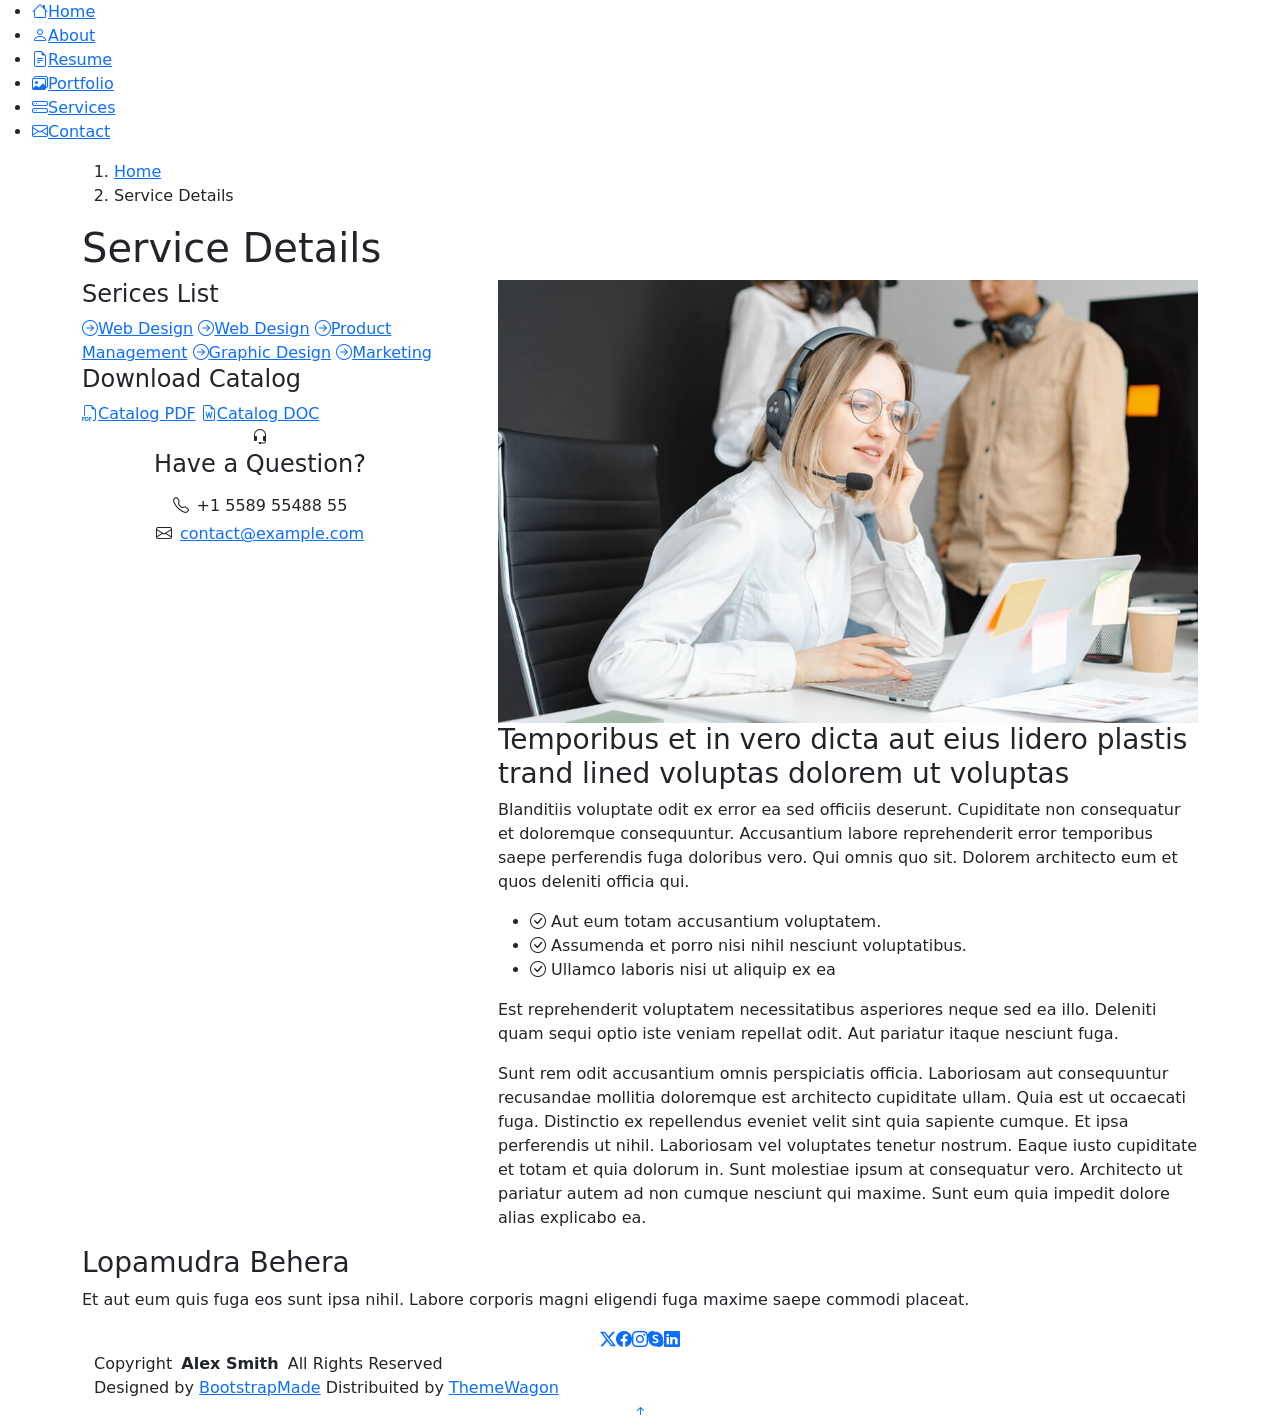
<file: service-details.html>
<!DOCTYPE html>
<html lang="en">

<head>
  <meta charset="utf-8">
  <meta content="width=device-width, initial-scale=1.0" name="viewport">
  <title>Service Details - MyResume Bootstrap Template</title>
  <meta content="" name="description">
  <meta content="" name="keywords">

  <!-- Favicons -->
  <link href="assets/img/favicon.png" rel="icon">
  <link href="assets/img/apple-touch-icon.png" rel="apple-touch-icon">

  <!-- Fonts -->
  <link href="https://fonts.googleapis.com" rel="preconnect">
  <link href="https://fonts.gstatic.com" rel="preconnect" crossorigin>
  <link href="https://fonts.googleapis.com/css2?family=Roboto:ital,wght@0,100;0,300;0,400;0,500;0,700;0,900;1,100;1,300;1,400;1,500;1,700;1,900&family=Poppins:ital,wght@0,100;0,200;0,300;0,400;0,500;0,600;0,700;0,800;0,900;1,100;1,200;1,300;1,400;1,500;1,600;1,700;1,800;1,900&family=Raleway:ital,wght@0,100;0,200;0,300;0,400;0,500;0,600;0,700;0,800;0,900;1,100;1,200;1,300;1,400;1,500;1,600;1,700;1,800;1,900&display=swap" rel="stylesheet">

  <!-- Vendor CSS Files -->
  <link href="assets/vendor/bootstrap/css/bootstrap.min.css" rel="stylesheet">
  <link href="assets/vendor/bootstrap-icons/bootstrap-icons.css" rel="stylesheet">
  <link href="assets/vendor/aos/aos.css" rel="stylesheet">
  <link href="assets/vendor/glightbox/css/glightbox.min.css" rel="stylesheet">
  <link href="assets/vendor/swiper/swiper-bundle.min.css" rel="stylesheet">

  <!-- Main CSS File -->
  <link href="assets/css/main.css" rel="stylesheet">

  <!-- =======================================================
  * Template Name: MyResume
  * Template URL: https://bootstrapmade.com/free-html-bootstrap-template-my-resume/
  * Updated: Jun 29 2024 with Bootstrap v5.3.3
  * Author: BootstrapMade.com
  * License: https://bootstrapmade.com/license/
  ======================================================== -->
</head>

<body class="service-details-page">

  <header id="header" class="header d-flex flex-column justify-content-center">

    <i class="header-toggle d-xl-none bi bi-list"></i>

    <nav id="navmenu" class="navmenu">
      <ul>
        <li><a href="#hero"><i class="bi bi-house navicon"></i><span>Home</span></a></li>
        <li><a href="#about"><i class="bi bi-person navicon"></i><span>About</span></a></li>
        <li><a href="#resume"><i class="bi bi-file-earmark-text navicon"></i><span>Resume</span></a></li>
        <li><a href="#portfolio"><i class="bi bi-images navicon"></i><span>Portfolio</span></a></li>
        <li><a href="#services"><i class="bi bi-hdd-stack navicon"></i><span>Services</span></a></li>
        <li><a href="#contact"><i class="bi bi-envelope navicon"></i><span>Contact</span></a></li>
      </ul>
    </nav>

  </header>

  <main class="main">

    <!-- Page Title -->
    <div class="page-title" data-aos="fade">
      <div class="container">
        <nav class="breadcrumbs">
          <ol>
            <li><a href="index.html">Home</a></li>
            <li class="current">Service Details</li>
          </ol>
        </nav>
        <h1>Service Details</h1>
      </div>
    </div><!-- End Page Title -->

    <!-- Service Details Section -->
    <section id="service-details" class="service-details section">

      <div class="container">

        <div class="row gy-5">

          <div class="col-lg-4" data-aos="fade-up" data-aos-delay="100">

            <div class="service-box">
              <h4>Serices List</h4>
              <div class="services-list">
                <a href="#" class="active"><i class="bi bi-arrow-right-circle"></i><span>Web Design</span></a>
                <a href="#"><i class="bi bi-arrow-right-circle"></i><span>Web Design</span></a>
                <a href="#"><i class="bi bi-arrow-right-circle"></i><span>Product Management</span></a>
                <a href="#"><i class="bi bi-arrow-right-circle"></i><span>Graphic Design</span></a>
                <a href="#"><i class="bi bi-arrow-right-circle"></i><span>Marketing</span></a>
              </div>
            </div><!-- End Services List -->

            <div class="service-box">
              <h4>Download Catalog</h4>
              <div class="download-catalog">
                <a href="#"><i class="bi bi-filetype-pdf"></i><span>Catalog PDF</span></a>
                <a href="#"><i class="bi bi-file-earmark-word"></i><span>Catalog DOC</span></a>
              </div>
            </div><!-- End Services List -->

            <div class="help-box d-flex flex-column justify-content-center align-items-center">
              <i class="bi bi-headset help-icon"></i>
              <h4>Have a Question?</h4>
              <p class="d-flex align-items-center mt-2 mb-0"><i class="bi bi-telephone me-2"></i> <span>+1 5589 55488 55</span></p>
              <p class="d-flex align-items-center mt-1 mb-0"><i class="bi bi-envelope me-2"></i> <a href="mailto:contact@example.com">contact@example.com</a></p>
            </div>

          </div>

          <div class="col-lg-8 ps-lg-5" data-aos="fade-up" data-aos-delay="200">
            <img src="assets/img/services.jpg" alt="" class="img-fluid services-img">
            <h3>Temporibus et in vero dicta aut eius lidero plastis trand lined voluptas dolorem ut voluptas</h3>
            <p>
              Blanditiis voluptate odit ex error ea sed officiis deserunt. Cupiditate non consequatur et doloremque consequuntur. Accusantium labore reprehenderit error temporibus saepe perferendis fuga doloribus vero. Qui omnis quo sit. Dolorem architecto eum et quos deleniti officia qui.
            </p>
            <ul>
              <li><i class="bi bi-check-circle"></i> <span>Aut eum totam accusantium voluptatem.</span></li>
              <li><i class="bi bi-check-circle"></i> <span>Assumenda et porro nisi nihil nesciunt voluptatibus.</span></li>
              <li><i class="bi bi-check-circle"></i> <span>Ullamco laboris nisi ut aliquip ex ea</span></li>
            </ul>
            <p>
              Est reprehenderit voluptatem necessitatibus asperiores neque sed ea illo. Deleniti quam sequi optio iste veniam repellat odit. Aut pariatur itaque nesciunt fuga.
            </p>
            <p>
              Sunt rem odit accusantium omnis perspiciatis officia. Laboriosam aut consequuntur recusandae mollitia doloremque est architecto cupiditate ullam. Quia est ut occaecati fuga. Distinctio ex repellendus eveniet velit sint quia sapiente cumque. Et ipsa perferendis ut nihil. Laboriosam vel voluptates tenetur nostrum. Eaque iusto cupiditate et totam et quia dolorum in. Sunt molestiae ipsum at consequatur vero. Architecto ut pariatur autem ad non cumque nesciunt qui maxime. Sunt eum quia impedit dolore alias explicabo ea.
            </p>
          </div>

        </div>

      </div>

    </section><!-- /Service Details Section -->

  </main>

  <footer id="footer" class="footer position-relative light-background">
    <div class="container">
      <h3 class="sitename">Lopamudra Behera</h3>
      <p>Et aut eum quis fuga eos sunt ipsa nihil. Labore corporis magni eligendi fuga maxime saepe commodi placeat.</p>
      <div class="social-links d-flex justify-content-center">
        <a href=""><i class="bi bi-twitter-x"></i></a>
        <a href=""><i class="bi bi-facebook"></i></a>
        <a href=""><i class="bi bi-instagram"></i></a>
        <a href=""><i class="bi bi-skype"></i></a>
        <a href=""><i class="bi bi-linkedin"></i></a>
      </div>
      <div class="container">
        <div class="copyright">
          <span>Copyright</span> <strong class="px-1 sitename">Alex Smith</strong> <span>All Rights Reserved</span>
        </div>
        <div class="credits">
          <!-- All the links in the footer should remain intact. -->
          <!-- You can delete the links only if you've purchased the pro version. -->
          <!-- Licensing information: https://bootstrapmade.com/license/ -->
          <!-- Purchase the pro version with working PHP/AJAX contact form: [buy-url] -->
          Designed by <a href="https://bootstrapmade.com/">BootstrapMade</a> Distribuited by <a href="https://themewagon.com">ThemeWagon</a>
        </div>
      </div>
    </div>
  </footer>

  <!-- Scroll Top -->
  <a href="#" id="scroll-top" class="scroll-top d-flex align-items-center justify-content-center"><i class="bi bi-arrow-up-short"></i></a>

  <!-- Preloader -->
  <div id="preloader"></div>

  <!-- Vendor JS Files -->
  <script src="assets/vendor/bootstrap/js/bootstrap.bundle.min.js"></script>
  <script src="assets/vendor/php-email-form/validate.js"></script>
  <script src="assets/vendor/aos/aos.js"></script>
  <script src="assets/vendor/typed.js/typed.umd.js"></script>
  <script src="assets/vendor/purecounter/purecounter_vanilla.js"></script>
  <script src="assets/vendor/waypoints/noframework.waypoints.js"></script>
  <script src="assets/vendor/glightbox/js/glightbox.min.js"></script>
  <script src="assets/vendor/imagesloaded/imagesloaded.pkgd.min.js"></script>
  <script src="assets/vendor/isotope-layout/isotope.pkgd.min.js"></script>
  <script src="assets/vendor/swiper/swiper-bundle.min.js"></script>

  <!-- Main JS File -->
  <script src="assets/js/main.js"></script>

</body>

</html>
</file>
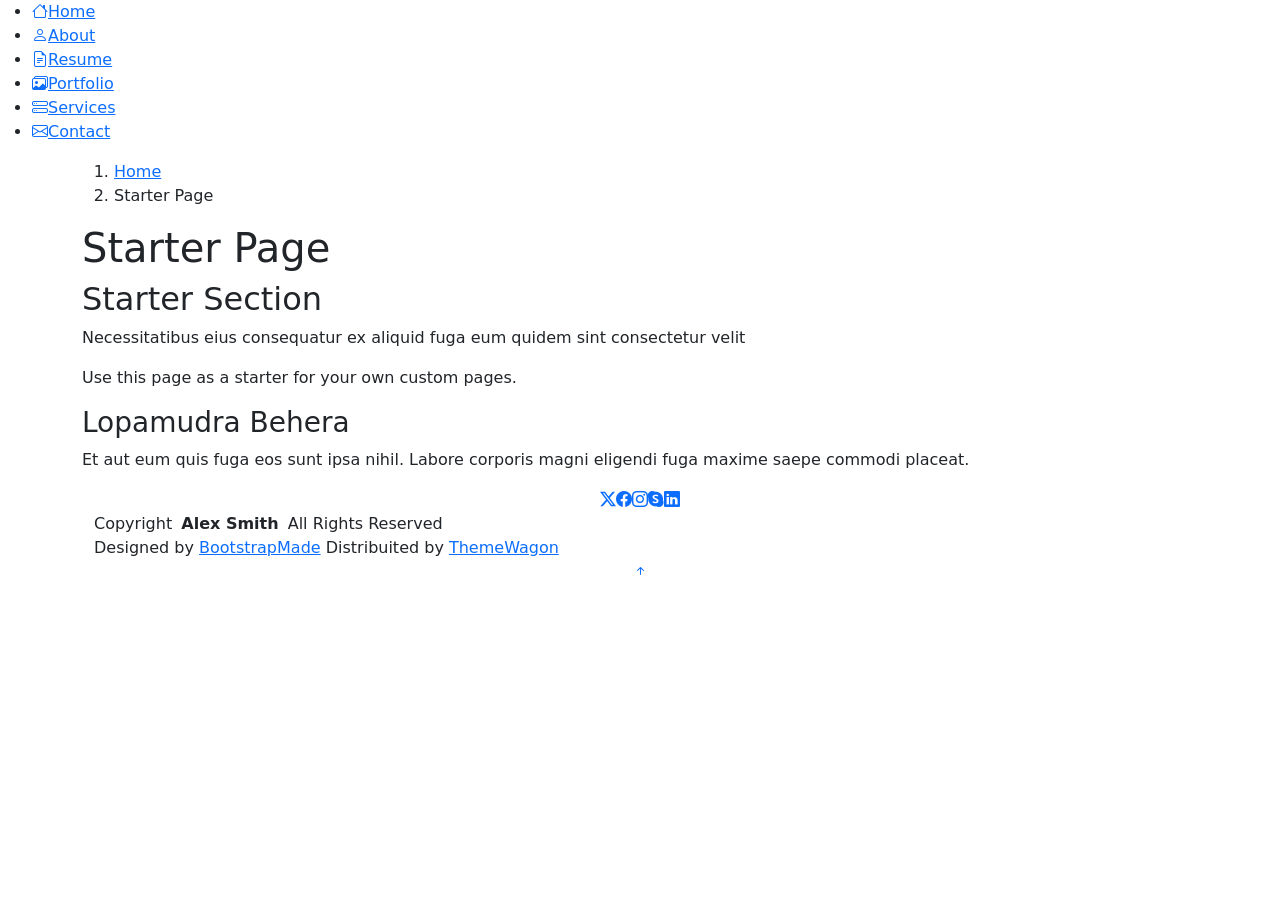
<file: starter-page.html>
<!DOCTYPE html>
<html lang="en">

<head>
  <meta charset="utf-8">
  <meta content="width=device-width, initial-scale=1.0" name="viewport">
  <title>Starter Page - MyResume Bootstrap Template</title>
  <meta content="" name="description">
  <meta content="" name="keywords">

  <!-- Favicons -->
  <link href="assets/img/favicon.png" rel="icon">
  <link href="assets/img/apple-touch-icon.png" rel="apple-touch-icon">

  <!-- Fonts -->
  <link href="https://fonts.googleapis.com" rel="preconnect">
  <link href="https://fonts.gstatic.com" rel="preconnect" crossorigin>
  <link href="https://fonts.googleapis.com/css2?family=Roboto:ital,wght@0,100;0,300;0,400;0,500;0,700;0,900;1,100;1,300;1,400;1,500;1,700;1,900&family=Poppins:ital,wght@0,100;0,200;0,300;0,400;0,500;0,600;0,700;0,800;0,900;1,100;1,200;1,300;1,400;1,500;1,600;1,700;1,800;1,900&family=Raleway:ital,wght@0,100;0,200;0,300;0,400;0,500;0,600;0,700;0,800;0,900;1,100;1,200;1,300;1,400;1,500;1,600;1,700;1,800;1,900&display=swap" rel="stylesheet">

  <!-- Vendor CSS Files -->
  <link href="assets/vendor/bootstrap/css/bootstrap.min.css" rel="stylesheet">
  <link href="assets/vendor/bootstrap-icons/bootstrap-icons.css" rel="stylesheet">
  <link href="assets/vendor/aos/aos.css" rel="stylesheet">
  <link href="assets/vendor/glightbox/css/glightbox.min.css" rel="stylesheet">
  <link href="assets/vendor/swiper/swiper-bundle.min.css" rel="stylesheet">

  <!-- Main CSS File -->
  <link href="assets/css/main.css" rel="stylesheet">

  <!-- =======================================================
  * Template Name: MyResume
  * Template URL: https://bootstrapmade.com/free-html-bootstrap-template-my-resume/
  * Updated: Jun 29 2024 with Bootstrap v5.3.3
  * Author: BootstrapMade.com
  * License: https://bootstrapmade.com/license/
  ======================================================== -->
</head>

<body class="starter-page-page">

  <header id="header" class="header d-flex flex-column justify-content-center">

    <i class="header-toggle d-xl-none bi bi-list"></i>

    <nav id="navmenu" class="navmenu">
      <ul>
        <li><a href="#hero"><i class="bi bi-house navicon"></i><span>Home</span></a></li>
        <li><a href="#about"><i class="bi bi-person navicon"></i><span>About</span></a></li>
        <li><a href="#resume"><i class="bi bi-file-earmark-text navicon"></i><span>Resume</span></a></li>
        <li><a href="#portfolio"><i class="bi bi-images navicon"></i><span>Portfolio</span></a></li>
        <li><a href="#services"><i class="bi bi-hdd-stack navicon"></i><span>Services</span></a></li>
        <li><a href="#contact"><i class="bi bi-envelope navicon"></i><span>Contact</span></a></li>
      </ul>
    </nav>

  </header>

  <main class="main">

    <!-- Page Title -->
    <div class="page-title" data-aos="fade">
      <div class="container">
        <nav class="breadcrumbs">
          <ol>
            <li><a href="index.html">Home</a></li>
            <li class="current">Starter Page</li>
          </ol>
        </nav>
        <h1>Starter Page</h1>
      </div>
    </div><!-- End Page Title -->

    <!-- Starter Section Section -->
    <section id="starter-section" class="starter-section section">

      <!-- Section Title -->
      <div class="container section-title" data-aos="fade-up">
        <h2>Starter Section</h2>
        <p>Necessitatibus eius consequatur ex aliquid fuga eum quidem sint consectetur velit</p>
      </div><!-- End Section Title -->

      <div class="container" data-aos="fade-up">
        <p>Use this page as a starter for your own custom pages.</p>
      </div>

    </section><!-- /Starter Section Section -->

  </main>

  <footer id="footer" class="footer position-relative light-background">
    <div class="container">
      <h3 class="sitename">Lopamudra Behera</h3>
      <p>Et aut eum quis fuga eos sunt ipsa nihil. Labore corporis magni eligendi fuga maxime saepe commodi placeat.</p>
      <div class="social-links d-flex justify-content-center">
        <a href=""><i class="bi bi-twitter-x"></i></a>
        <a href=""><i class="bi bi-facebook"></i></a>
        <a href=""><i class="bi bi-instagram"></i></a>
        <a href=""><i class="bi bi-skype"></i></a>
        <a href=""><i class="bi bi-linkedin"></i></a>
      </div>
      <div class="container">
        <div class="copyright">
          <span>Copyright</span> <strong class="px-1 sitename">Alex Smith</strong> <span>All Rights Reserved</span>
        </div>
        <div class="credits">
          <!-- All the links in the footer should remain intact. -->
          <!-- You can delete the links only if you've purchased the pro version. -->
          <!-- Licensing information: https://bootstrapmade.com/license/ -->
          <!-- Purchase the pro version with working PHP/AJAX contact form: [buy-url] -->
          Designed by <a href="https://bootstrapmade.com/">BootstrapMade</a> Distribuited by <a href="https://themewagon.com">ThemeWagon</a>
        </div>
      </div>
    </div>
  </footer>

  <!-- Scroll Top -->
  <a href="#" id="scroll-top" class="scroll-top d-flex align-items-center justify-content-center"><i class="bi bi-arrow-up-short"></i></a>

  <!-- Preloader -->
  <div id="preloader"></div>

  <!-- Vendor JS Files -->
  <script src="assets/vendor/bootstrap/js/bootstrap.bundle.min.js"></script>
  <script src="assets/vendor/php-email-form/validate.js"></script>
  <script src="assets/vendor/aos/aos.js"></script>
  <script src="assets/vendor/typed.js/typed.umd.js"></script>
  <script src="assets/vendor/purecounter/purecounter_vanilla.js"></script>
  <script src="assets/vendor/waypoints/noframework.waypoints.js"></script>
  <script src="assets/vendor/glightbox/js/glightbox.min.js"></script>
  <script src="assets/vendor/imagesloaded/imagesloaded.pkgd.min.js"></script>
  <script src="assets/vendor/isotope-layout/isotope.pkgd.min.js"></script>
  <script src="assets/vendor/swiper/swiper-bundle.min.js"></script>

  <!-- Main JS File -->
  <script src="assets/js/main.js"></script>

</body>

</html>
</file>
<file: assets/css/main.css>

</file>
